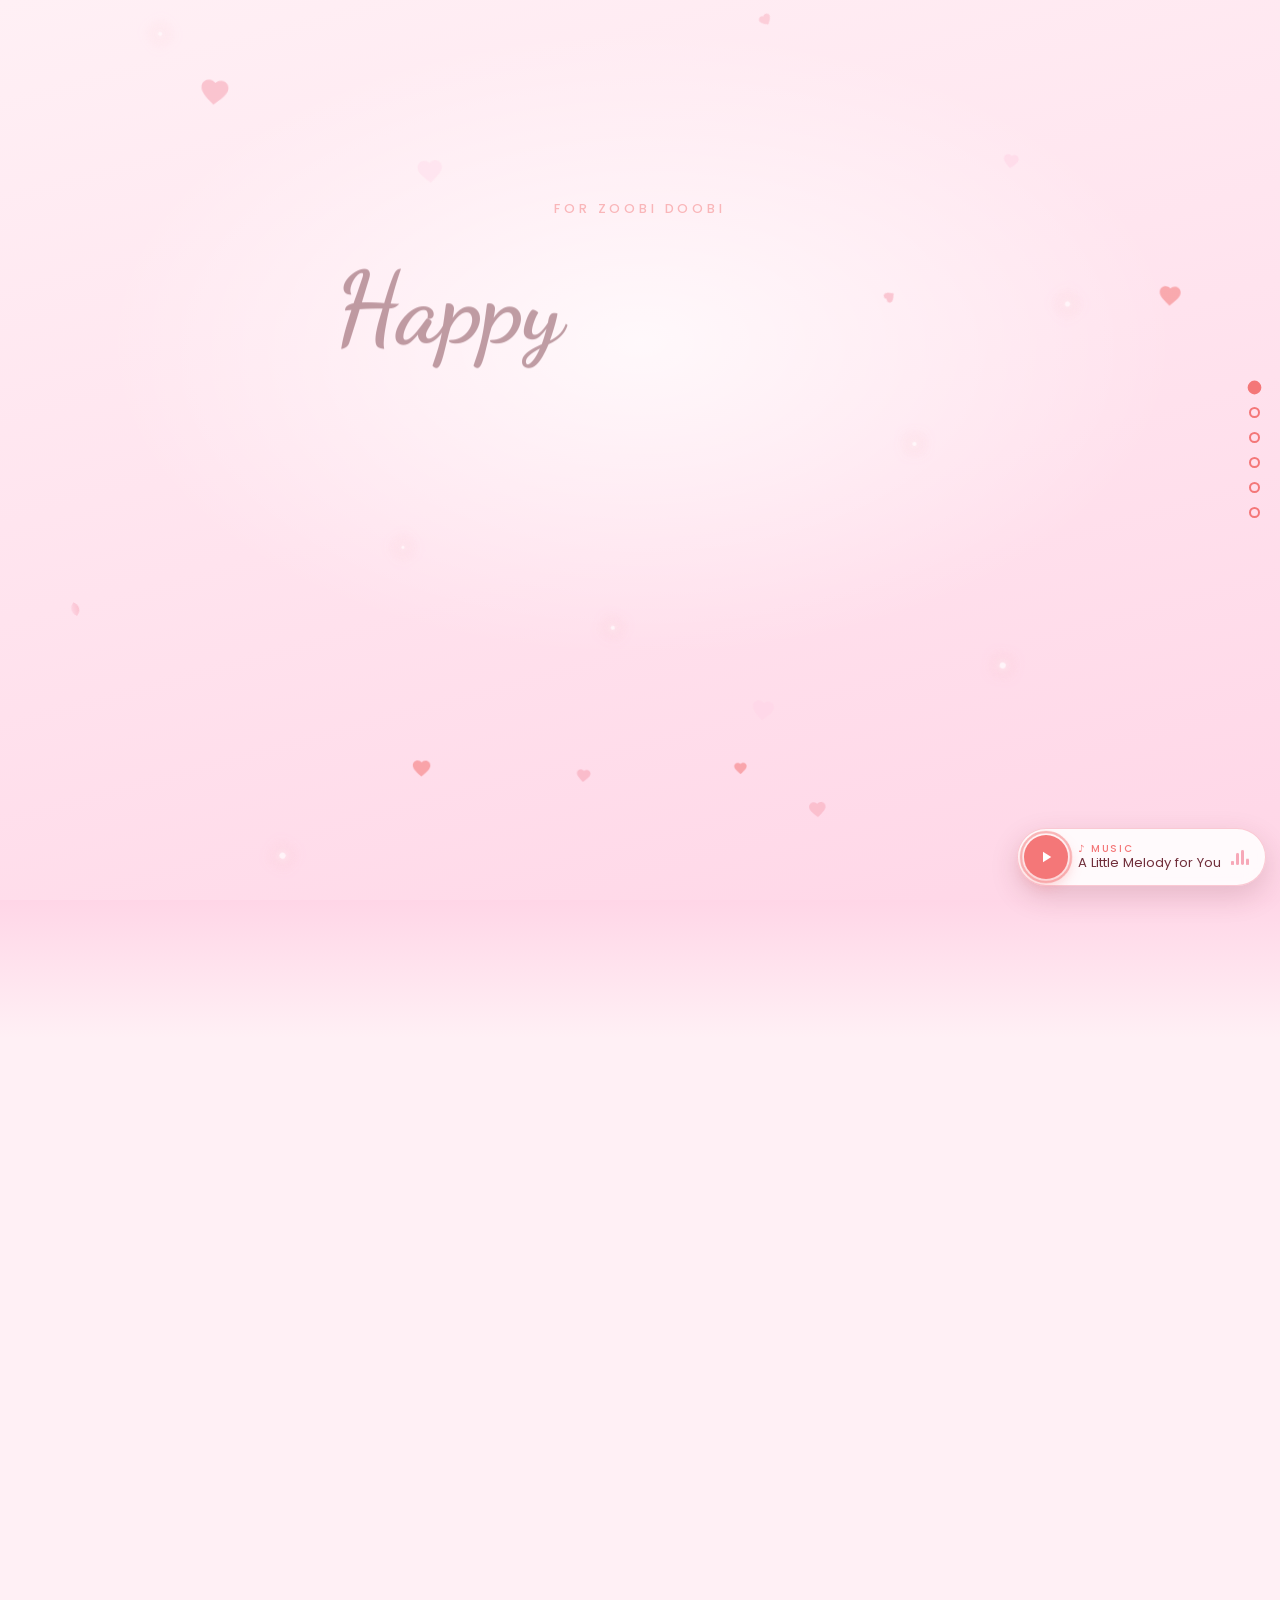
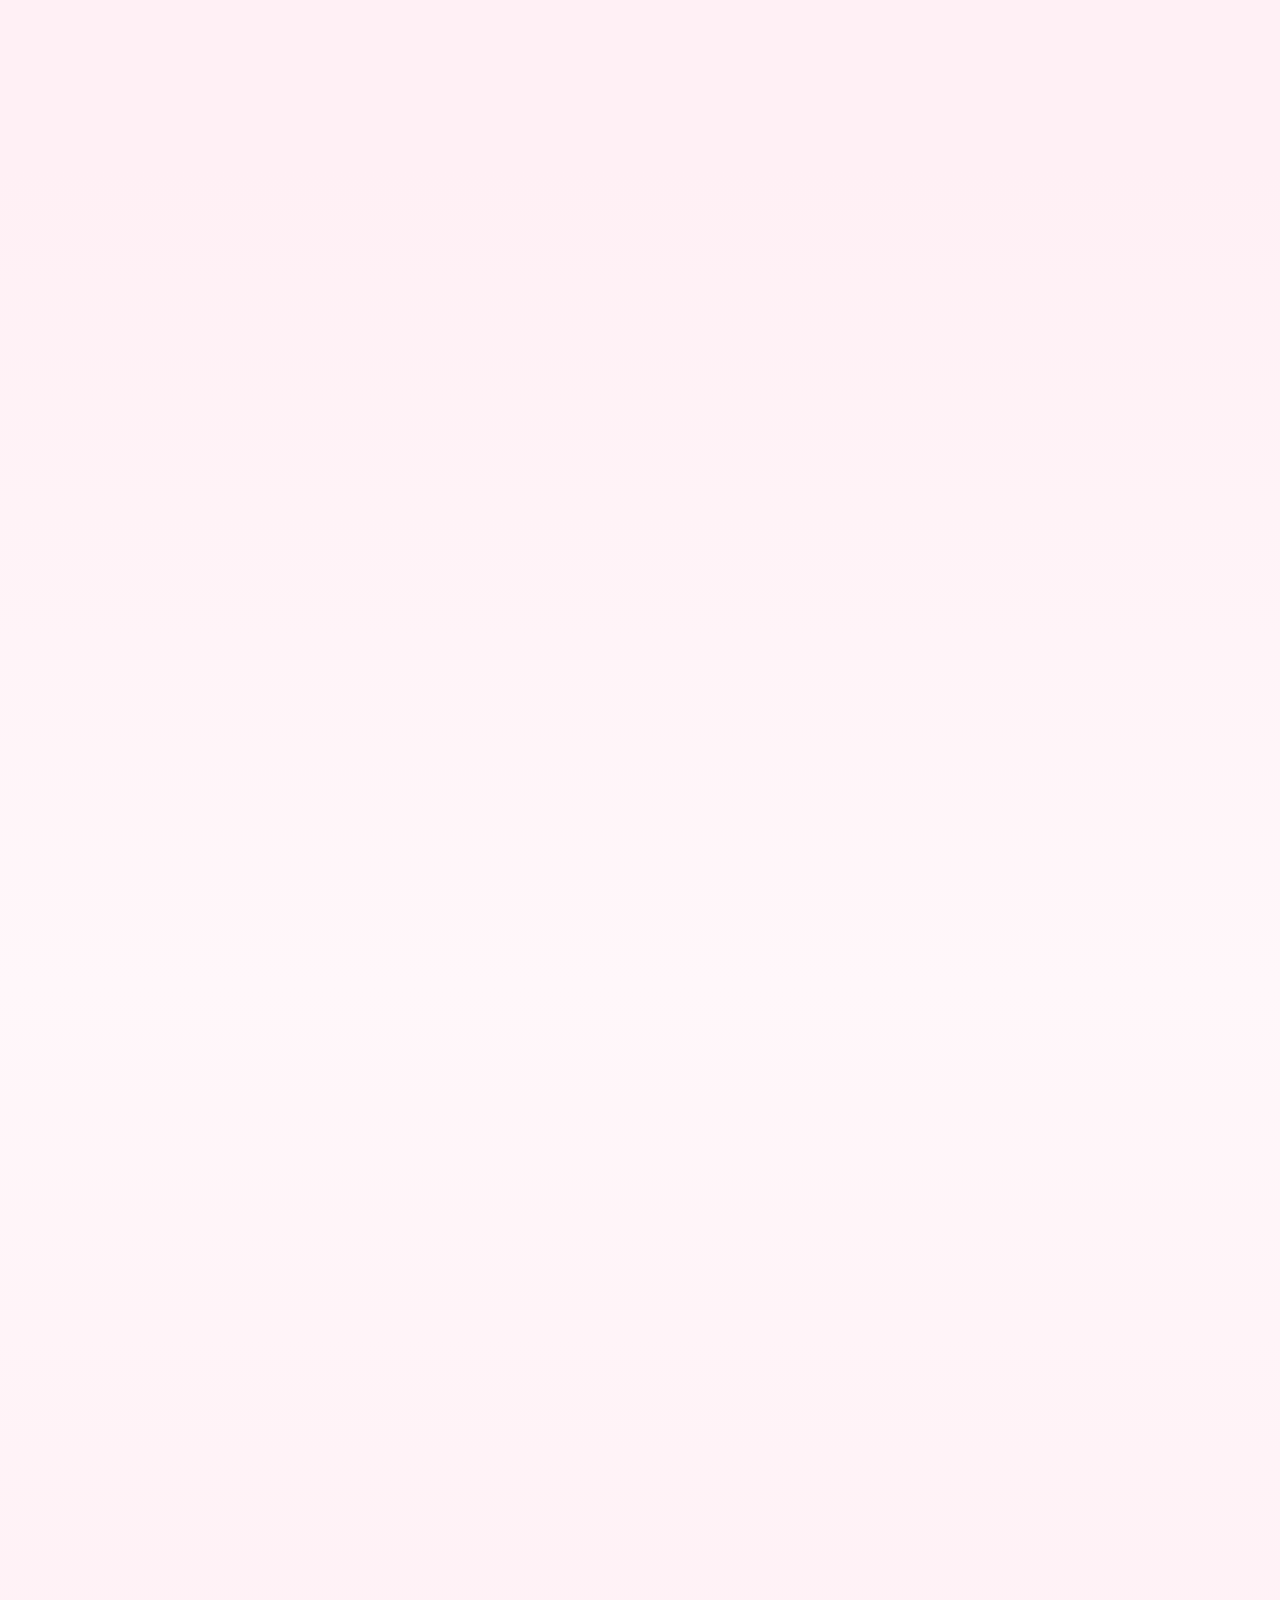
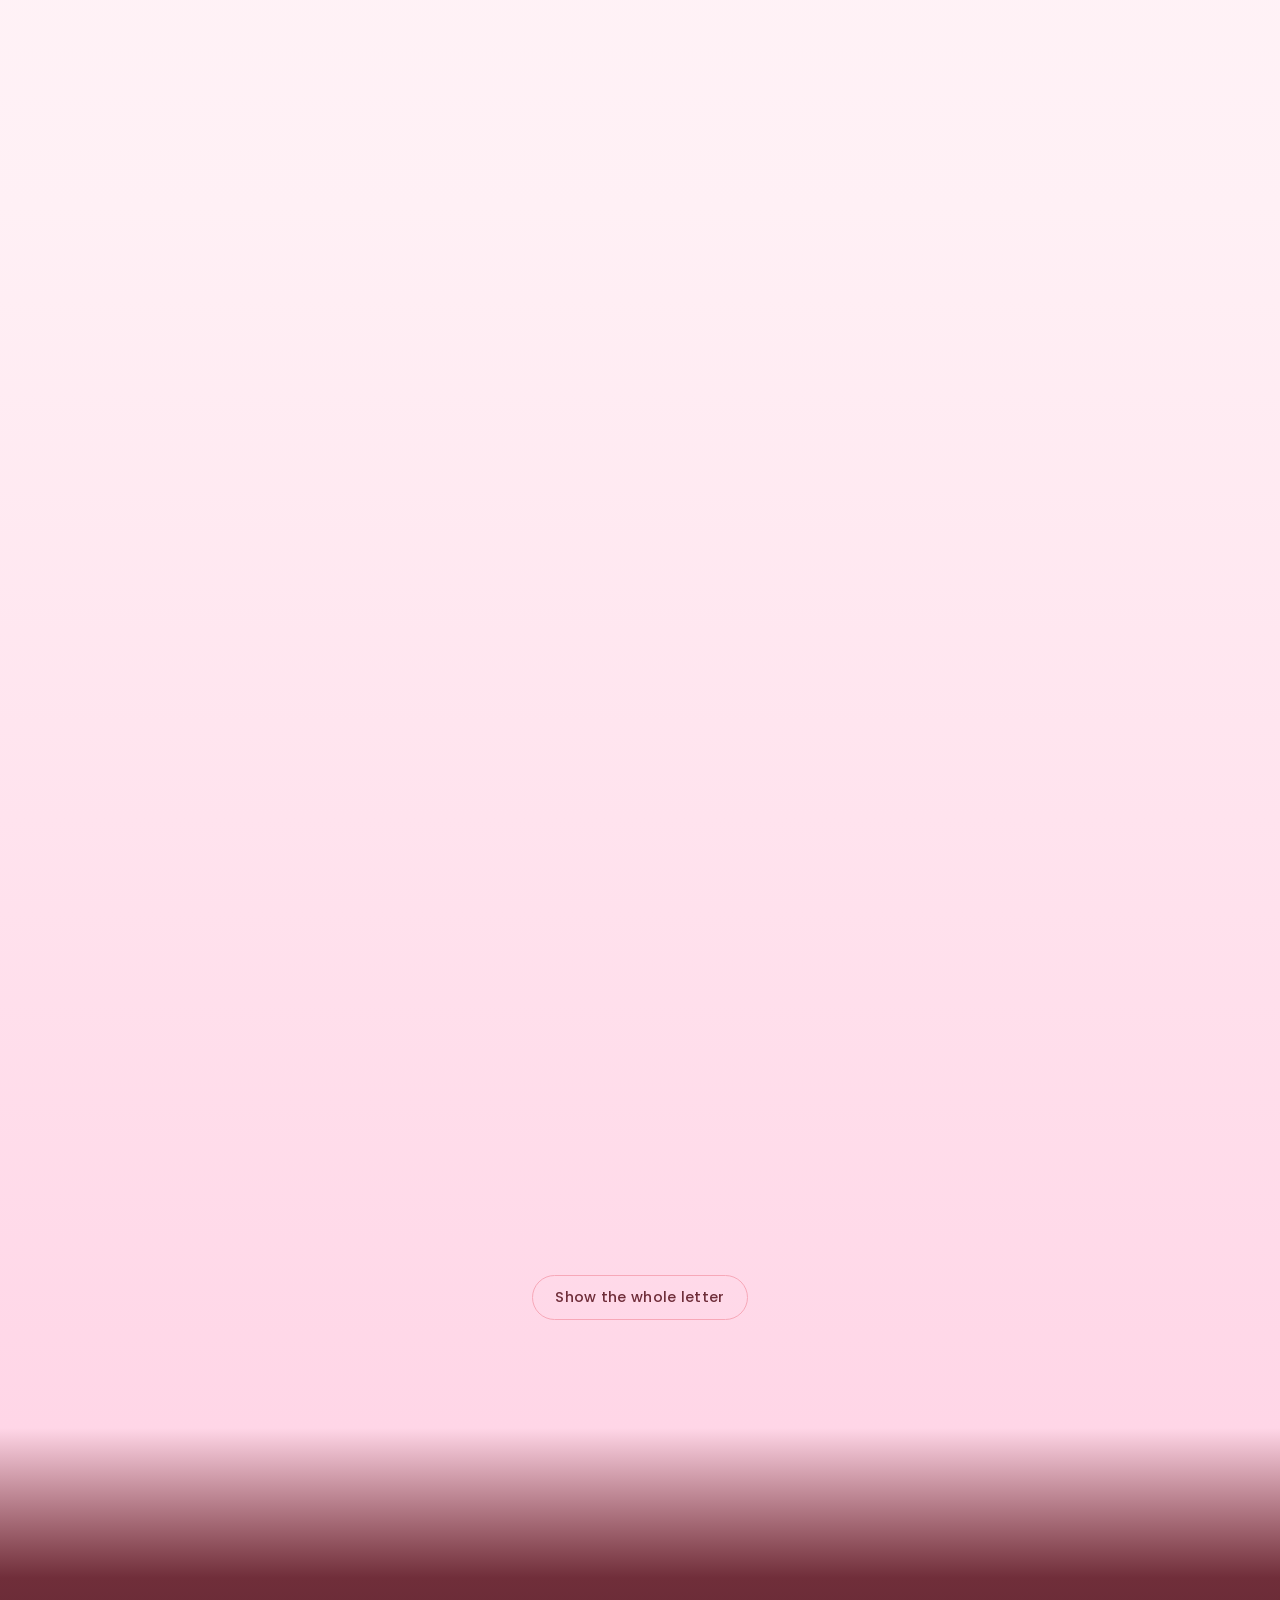
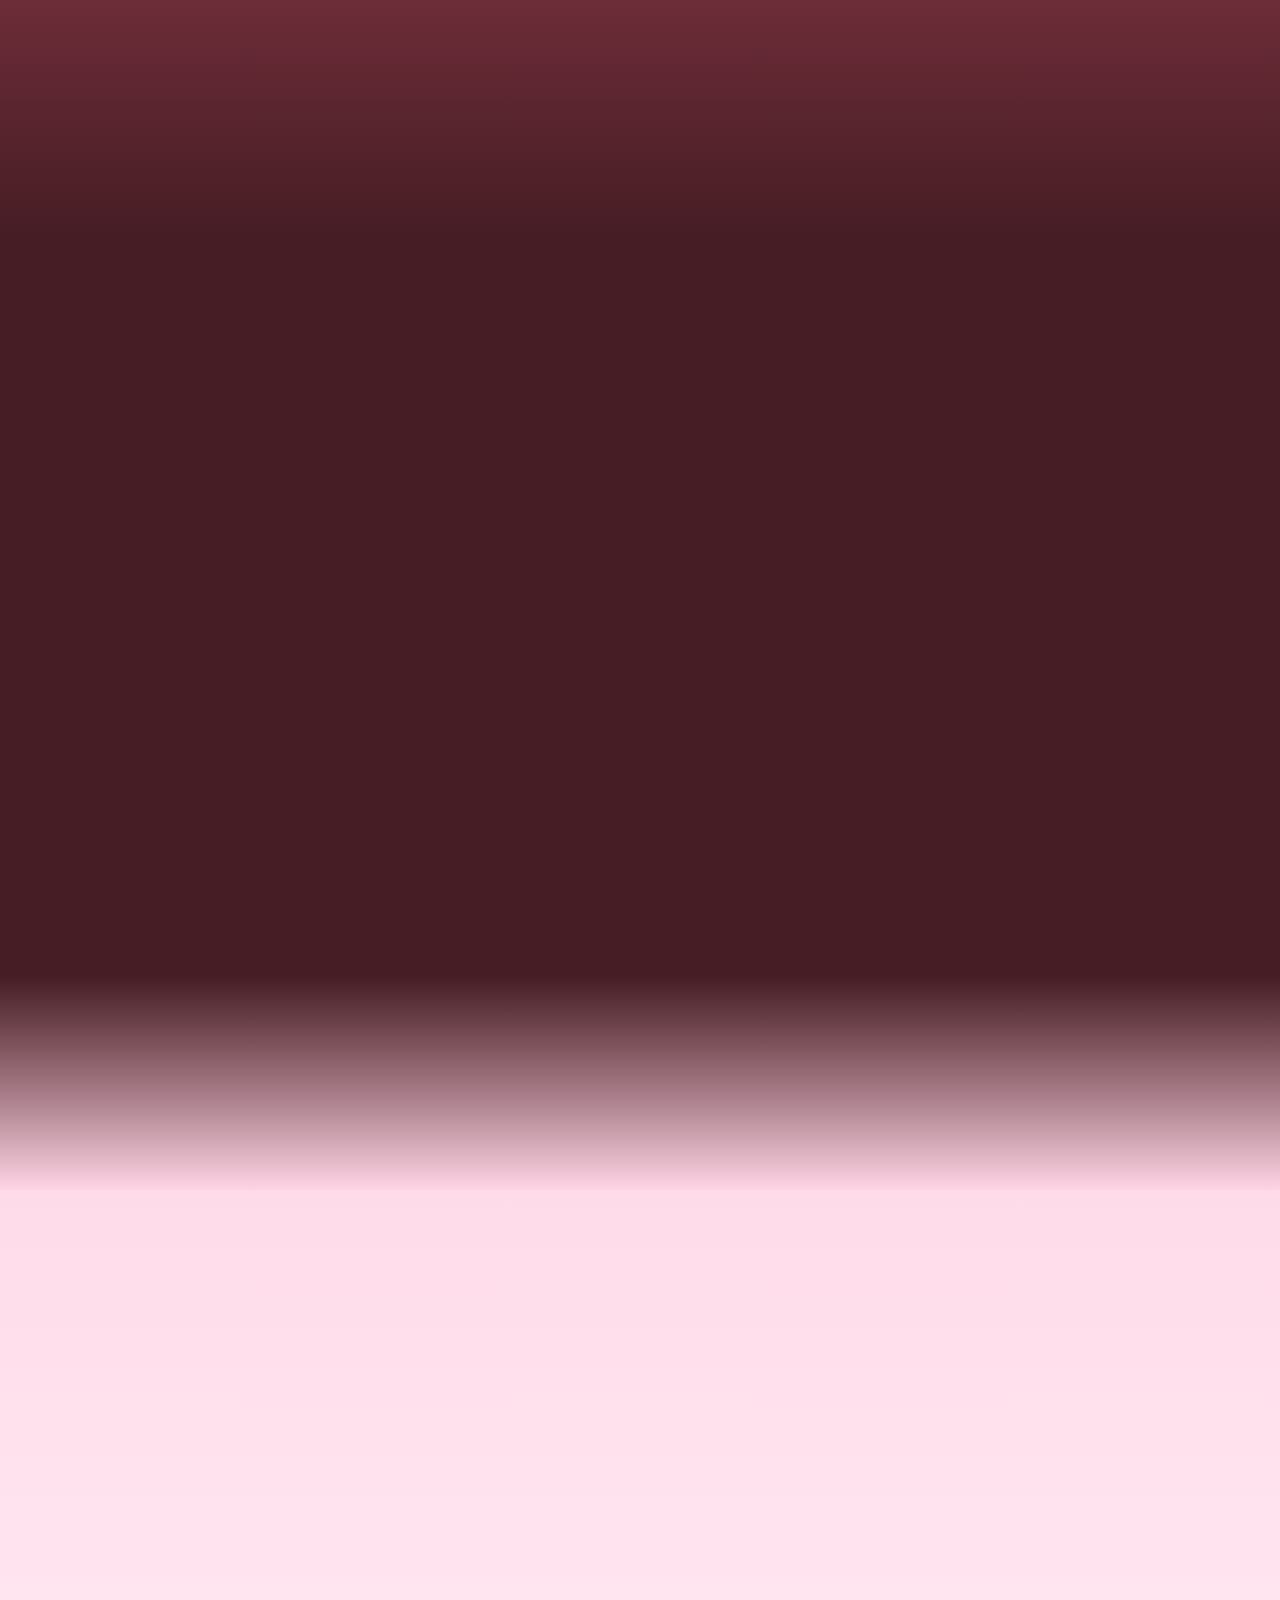
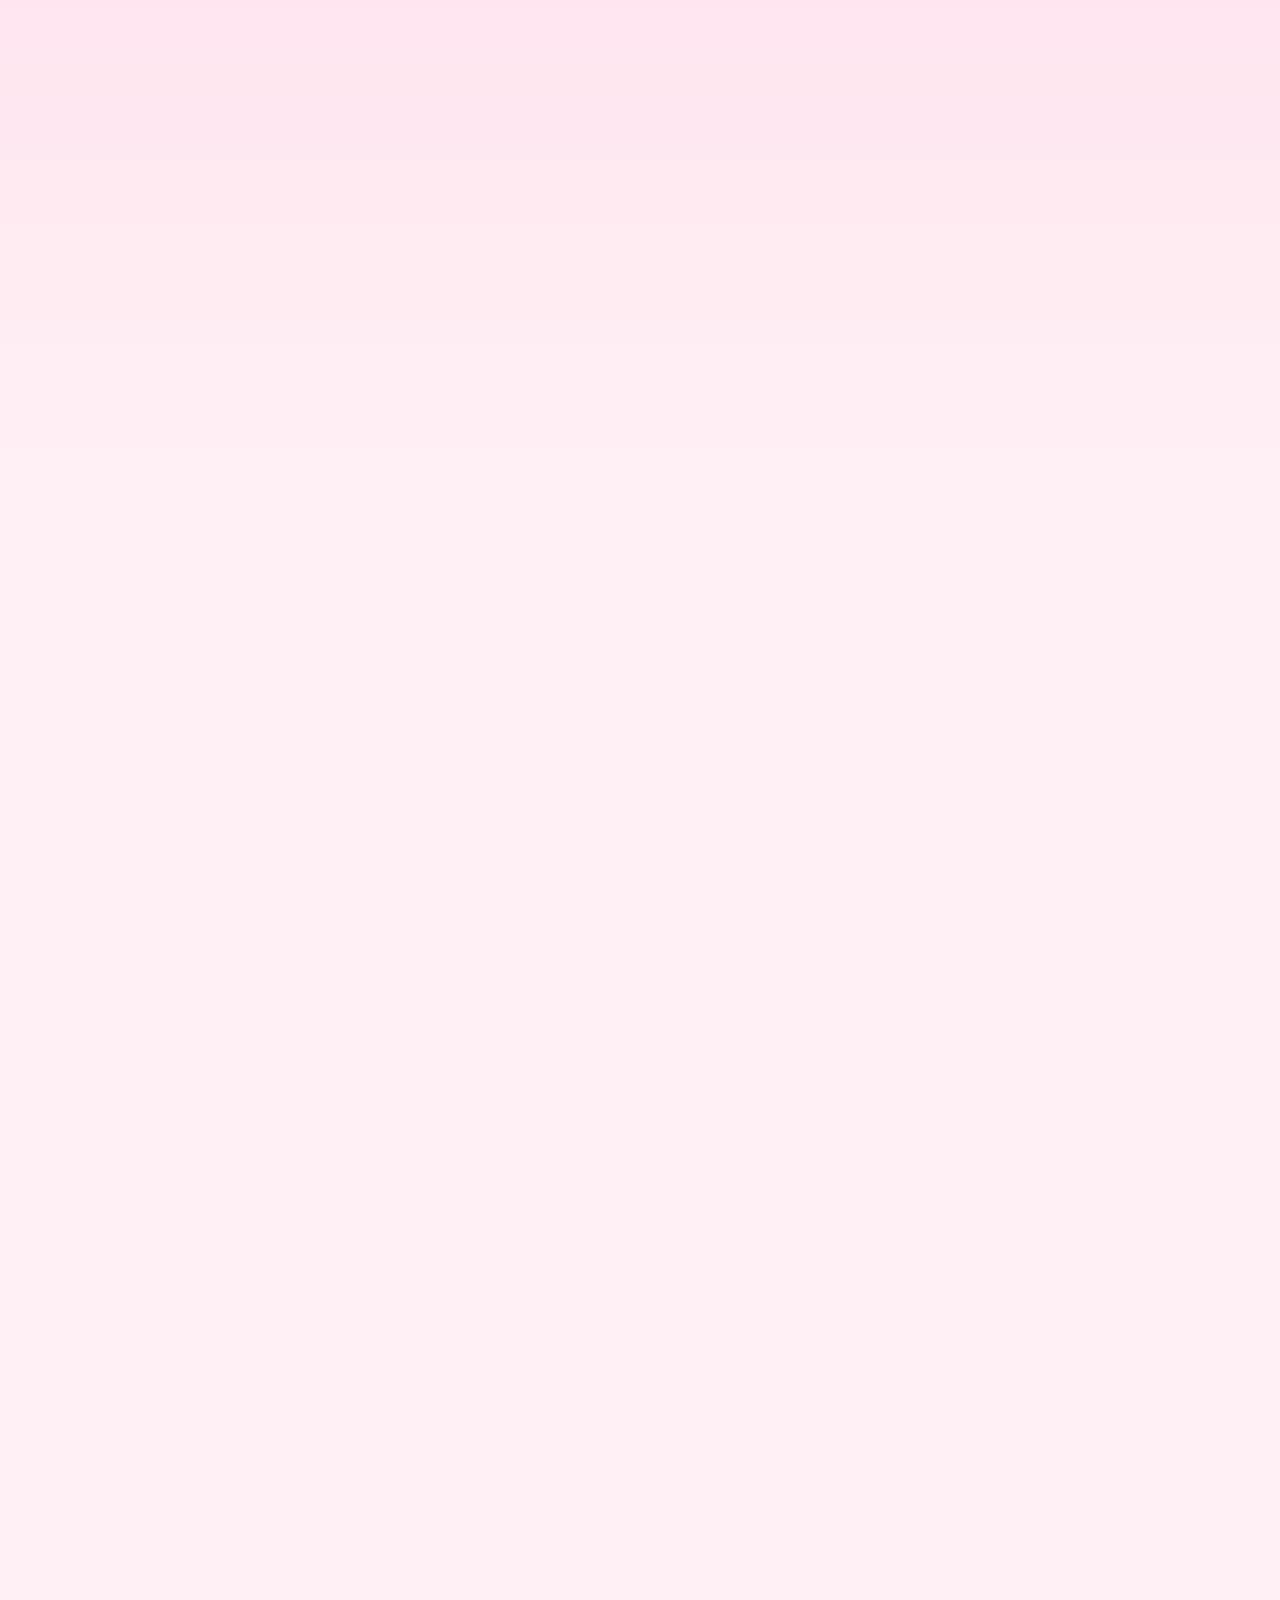
<file: index.html>
<!DOCTYPE html>
<html lang="en">
  <head>
    <meta charset="UTF-8" />
    <meta http-equiv="refresh" content="0; url=./birthday-surprise/" />
    <meta name="viewport" content="width=device-width, initial-scale=1.0" />
    <title>Birthday Surprise</title>
    <style>
      :root {
        --bg: #fff7fb;
        --card: #ffffff;
        --text: #2b1b2a;
        --muted: #6d5369;
        --border: #f3d9e8;
        --accent: #f47778;
      }
      * { box-sizing: border-box; }
      body {
        margin: 0;
        min-height: 100vh;
        display: grid;
        place-items: center;
        background: radial-gradient(circle at top, #fff8fb 0%, #ffe9f4 40%, #fdf2f8 100%);
        font-family: Arial, Helvetica, sans-serif;
        color: var(--text);
      }
      .card {
        width: min(90vw, 520px);
        background: rgba(255,255,255,0.84);
        border: 1px solid var(--border);
        border-radius: 20px;
        box-shadow: 0 18px 60px rgba(214, 111, 154, 0.12);
        padding: 2rem 1.5rem;
        text-align: center;
      }
      .dot {
        display: inline-block;
        width: 14px;
        height: 14px;
        margin: 0 4px;
        background: var(--accent);
        border-radius: 50%;
        animation: pulse 1.2s ease-in-out infinite;
      }
      .dot:nth-child(2) { animation-delay: 0.2s; }
      .dot:nth-child(3) { animation-delay: 0.4s; }
      @keyframes pulse {
        0%, 100% { transform: scale(0.8); opacity: 0.7; }
        50% { transform: scale(1.15); opacity: 1; }
      }
      a {
        color: var(--accent);
        text-decoration: none;
        font-weight: 700;
      }
      p { color: var(--muted); }
    </style>
  </head>
  <body>
    <main class="card" aria-live="polite">
      <div aria-hidden="true" style="display:flex; justify-content:center; margin-bottom: 0.7rem;">
        <span class="dot"></span>
        <span class="dot"></span>
        <span class="dot"></span>
      </div>
      <h1>Loading your surprise...</h1>
      <p>If you are not redirected automatically, <a href="./birthday-surprise/">click here</a>.</p>
    </main>
  </body>
</html>
</file>
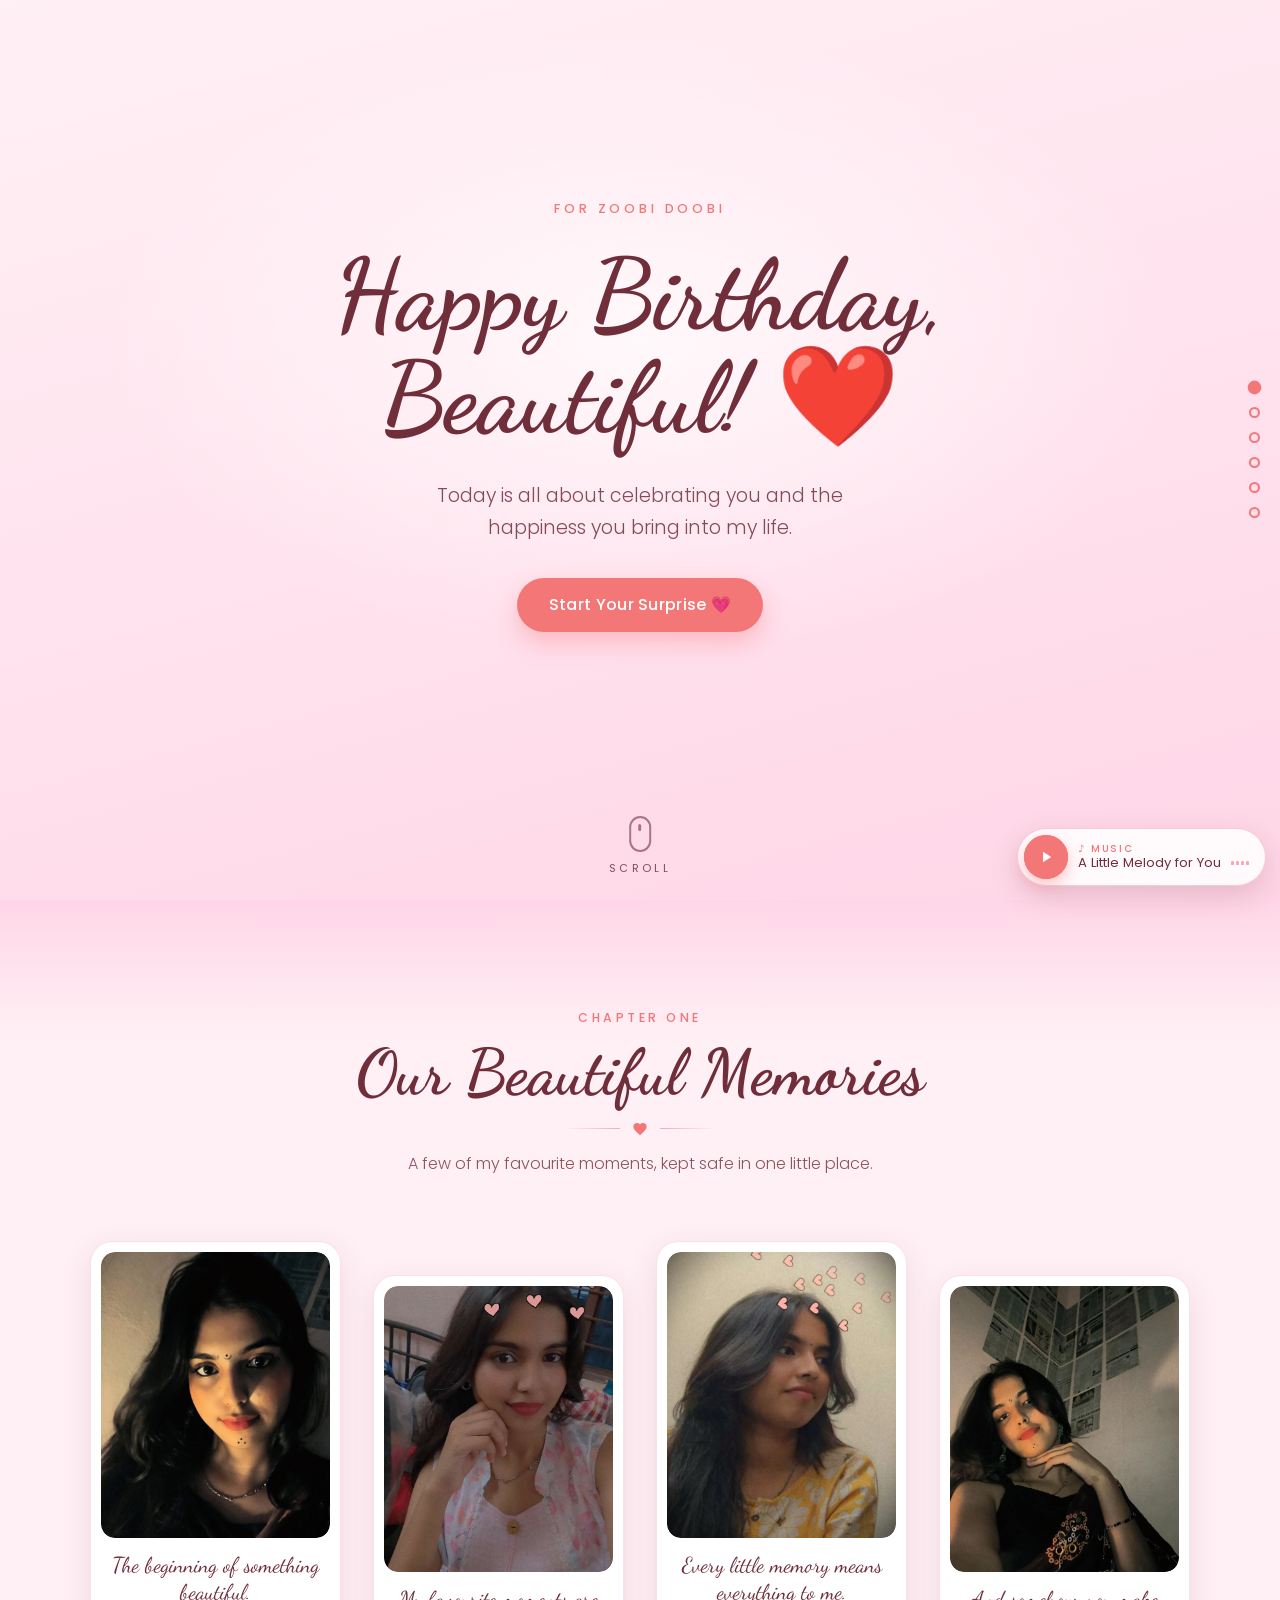
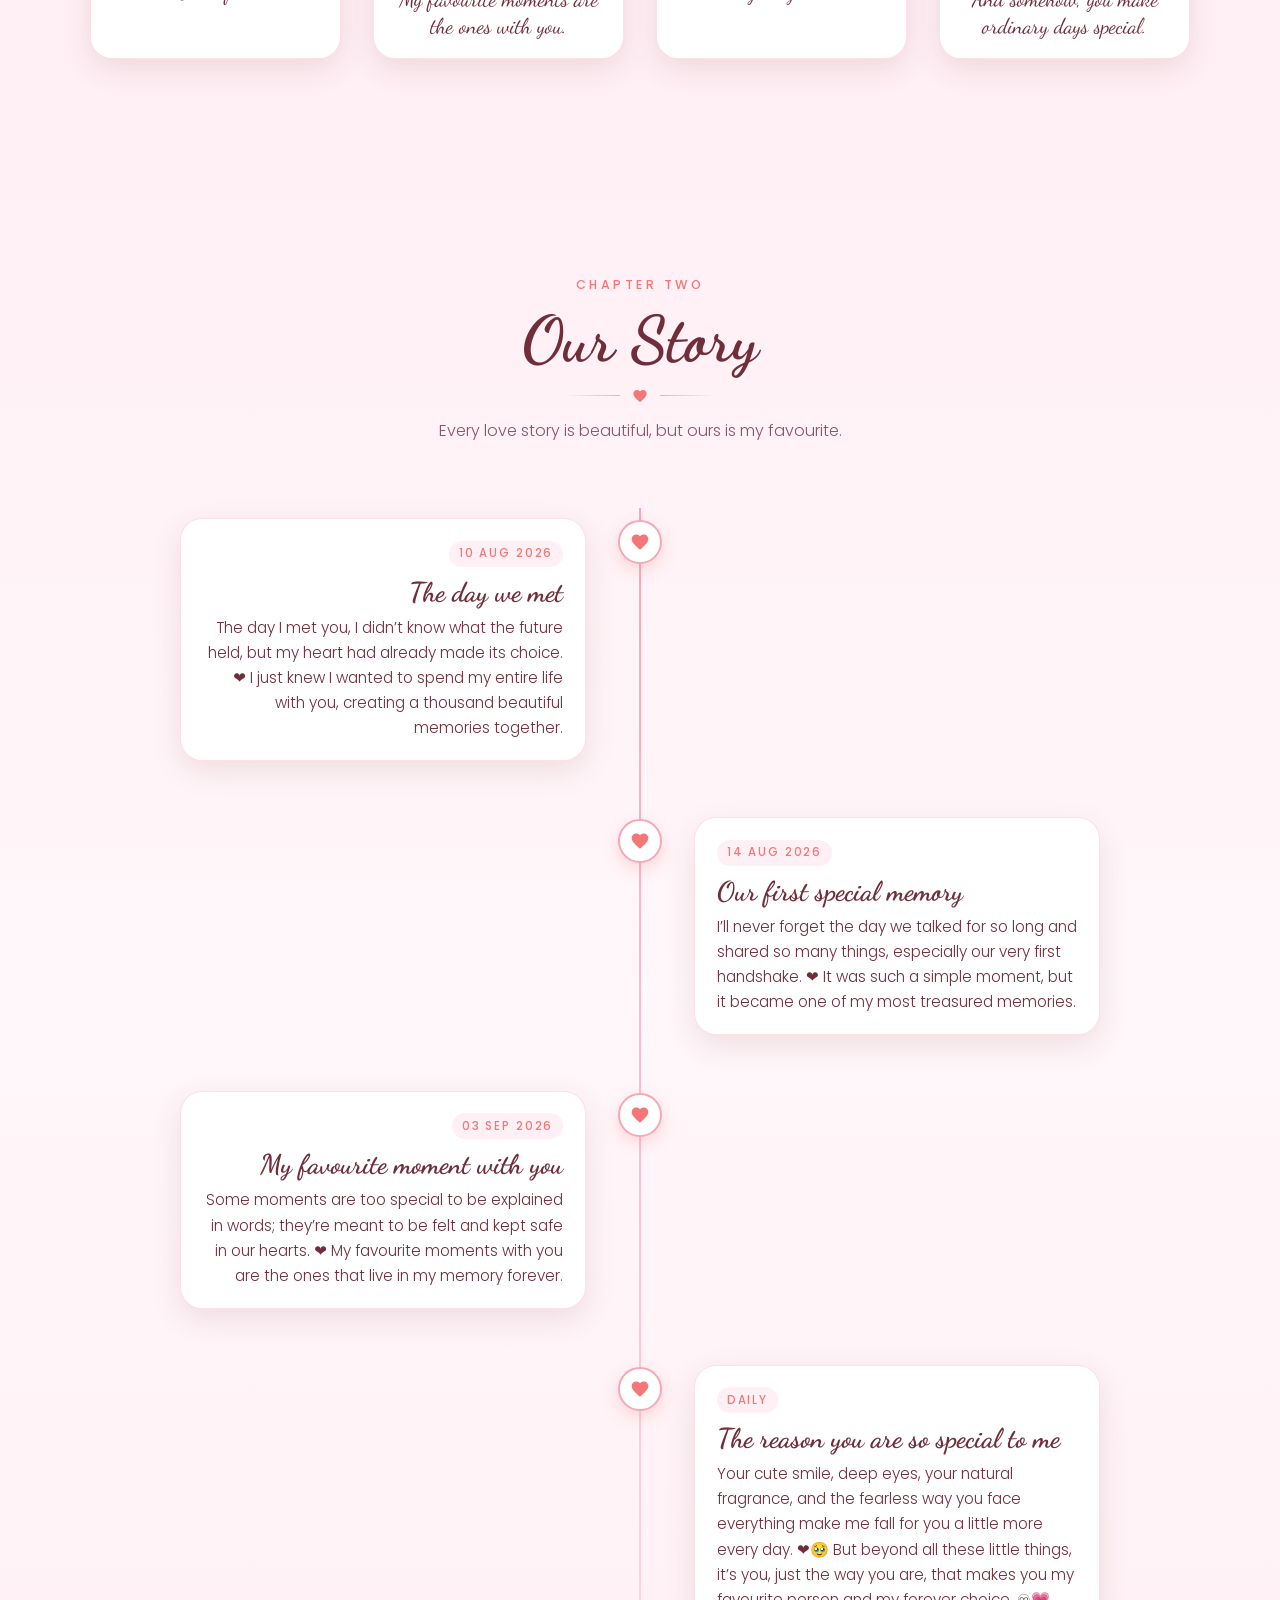
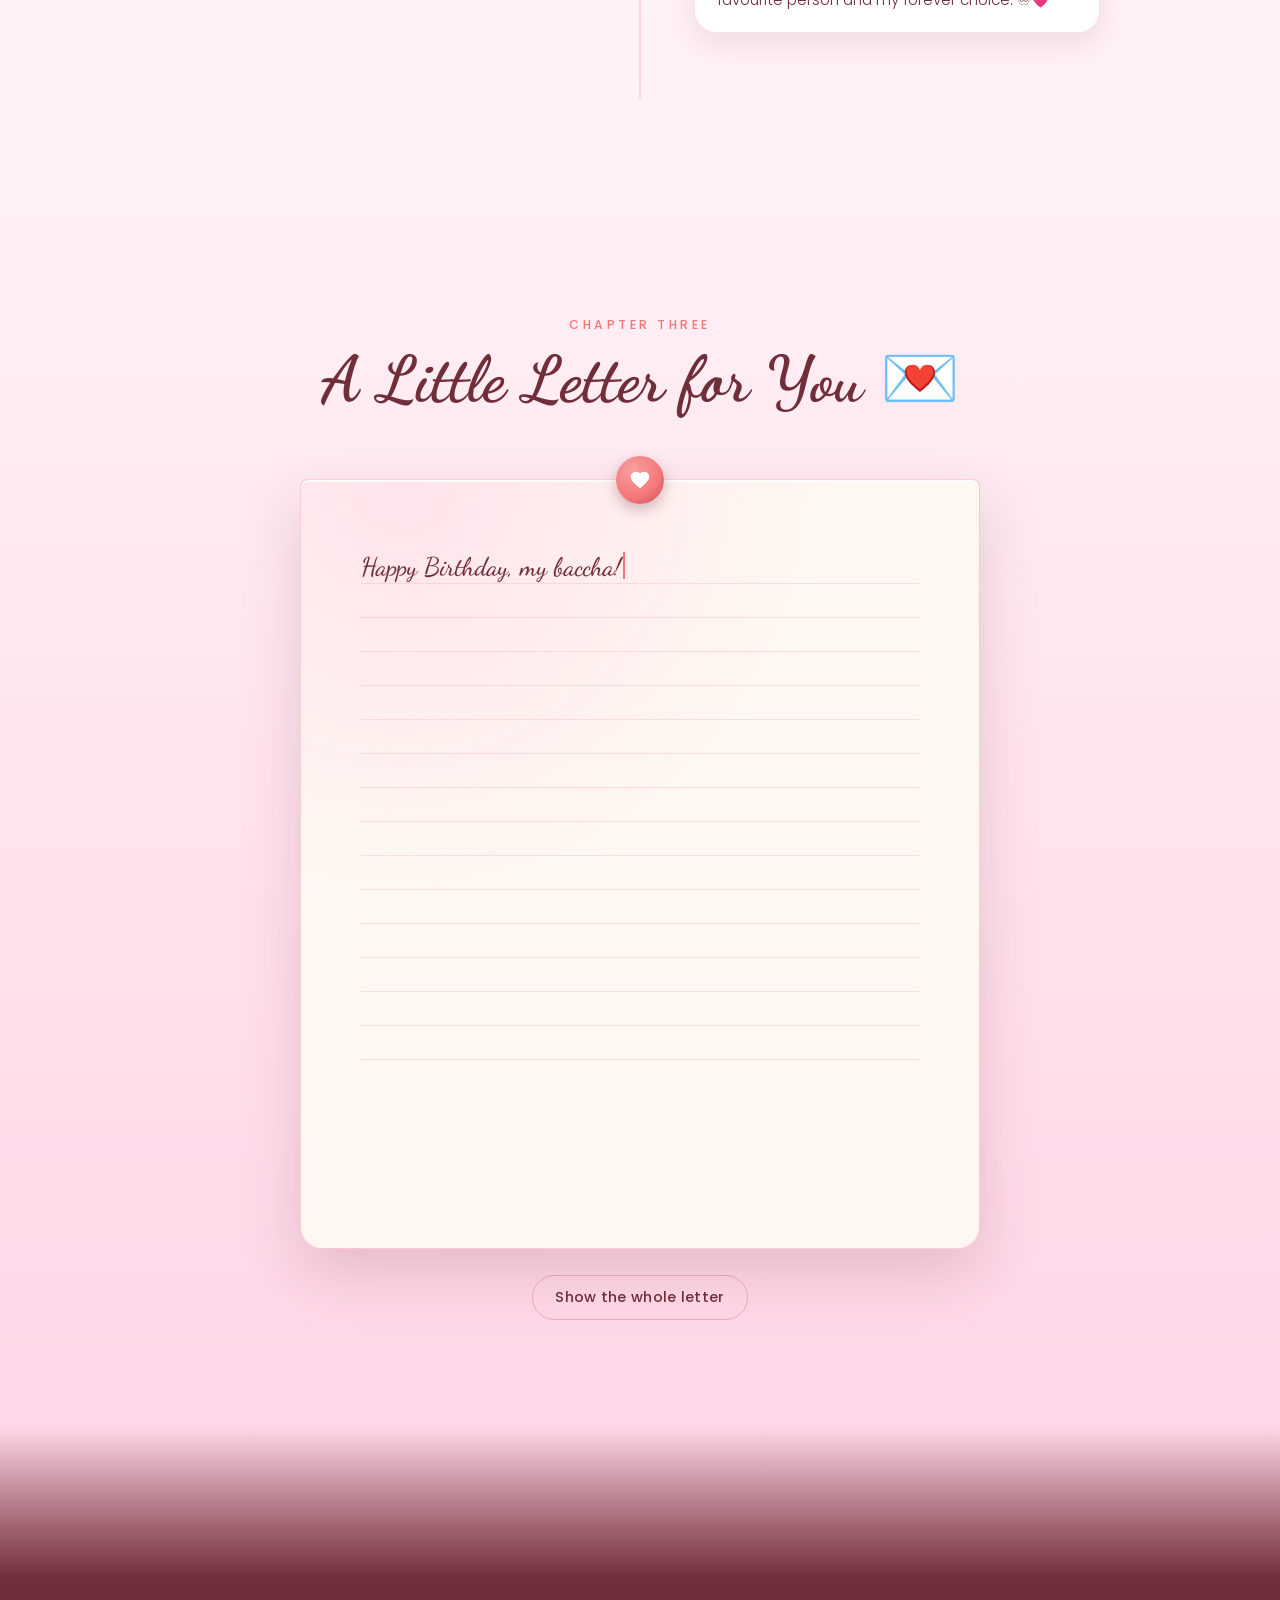
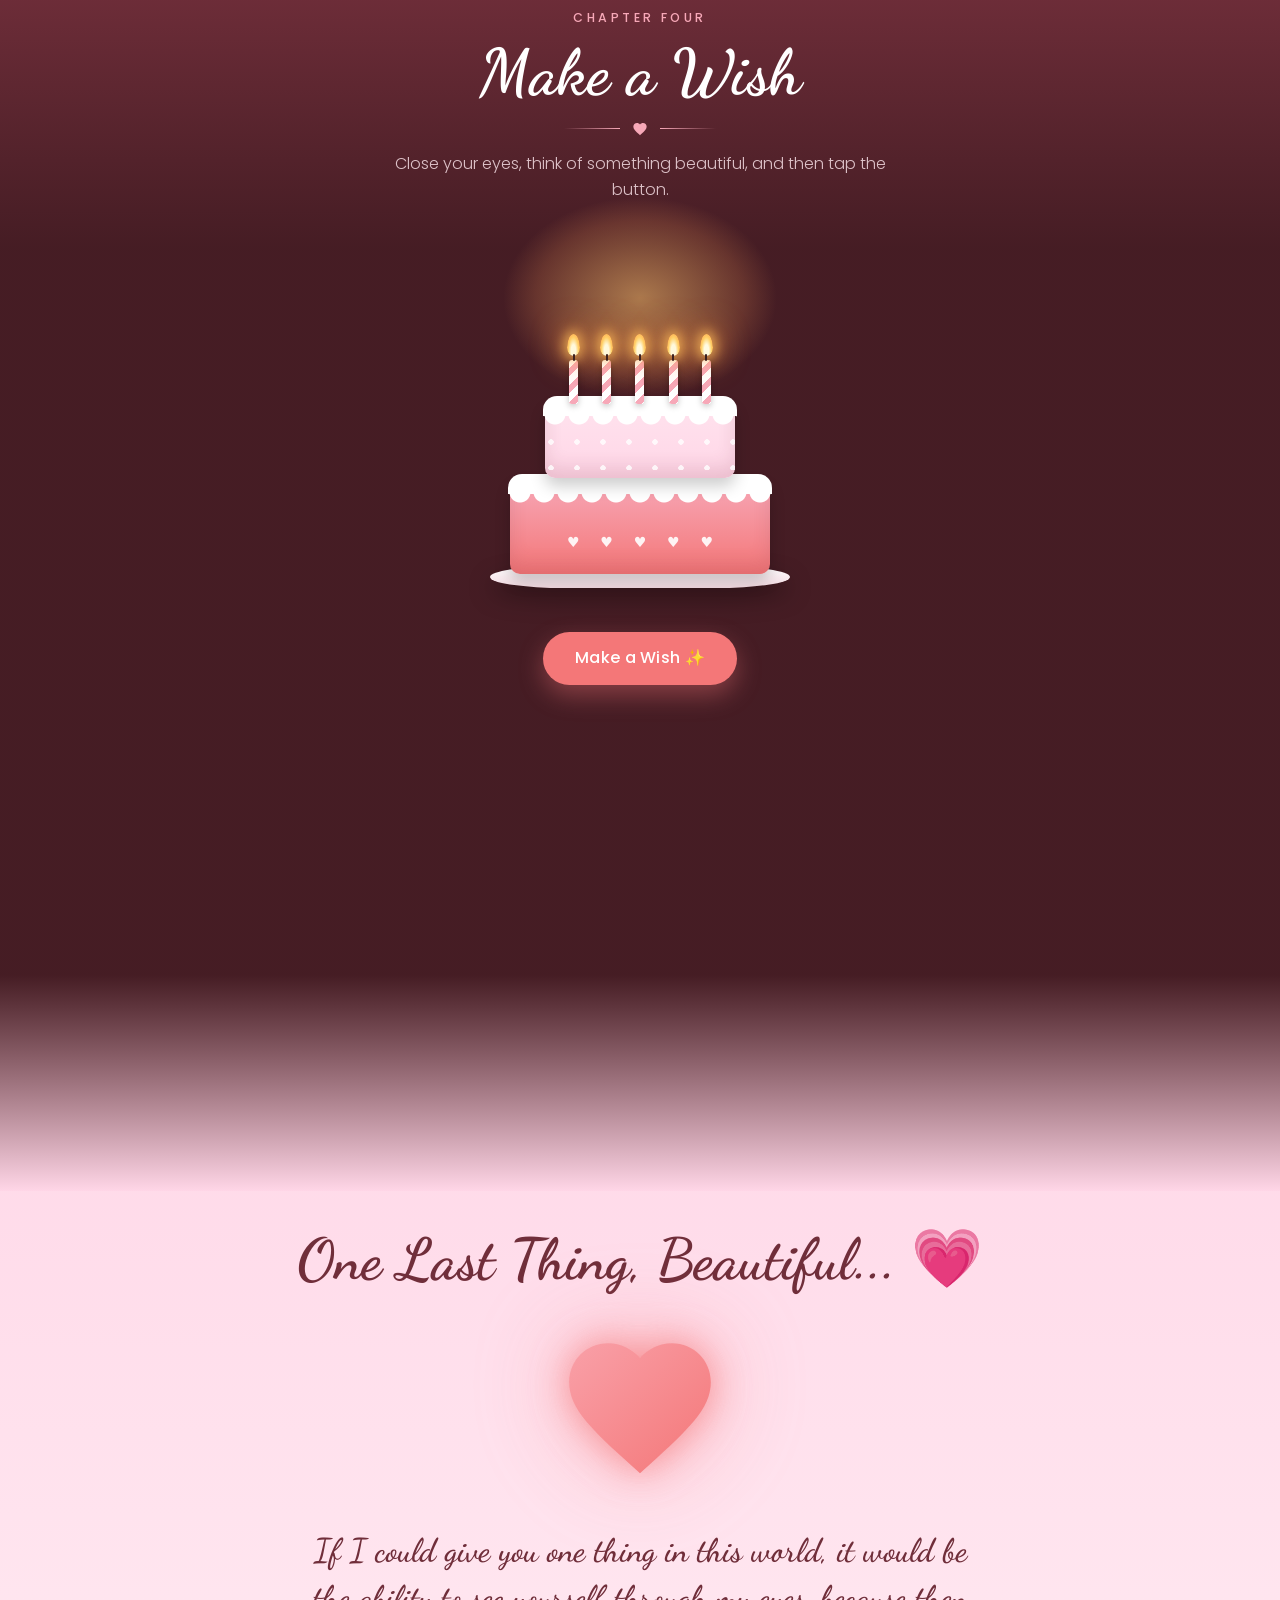
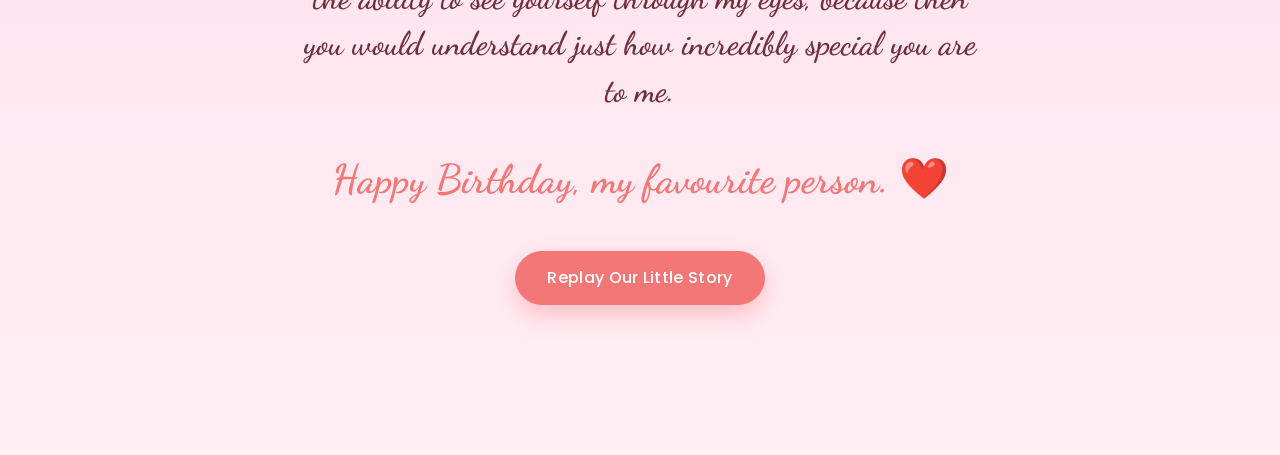
<file: birthday-surprise/index.html>
<!DOCTYPE html>
<html lang="en">
<head>
  <meta charset="utf-8">
  <meta name="viewport" content="width=device-width, initial-scale=1, viewport-fit=cover">
  <title>A Birthday Surprise, Just for You ❤️ My Zoobi Doobi</title>
  <meta name="description" content="A little birthday surprise, made with love.">
  <meta name="theme-color" content="#FFD6E7">
  <meta name="robots" content="noindex, nofollow">
  <meta property="og:title" content="A Birthday Surprise, Just for You ❤️ My Zoobi Doobi">
  <meta property="og:description" content="Tap to open your little surprise.">
  <meta property="og:type" content="website">
  <link rel="icon" href="data:image/svg+xml,%3Csvg xmlns='http://www.w3.org/2000/svg' viewBox='0 0 24 24'%3E%3Cpath fill='%23F47778' d='M12 21.35l-1.45-1.32C5.4 15.36 2 12.28 2 8.5 2 5.42 4.42 3 7.5 3c1.74 0 3.41.81 4.5 2.09C13.09 3.81 14.76 3 16.5 3 19.58 3 22 5.42 22 8.5c0 3.78-3.4 6.86-8.55 11.54L12 21.35z'/%3E%3C/svg%3E">
  <link rel="preconnect" href="https://fonts.googleapis.com">
  <link rel="preconnect" href="https://fonts.gstatic.com" crossorigin>
  <link href="https://fonts.googleapis.com/css2?family=Dancing+Script:wght@500;600;700&family=Poppins:wght@300;400;500;600&display=swap" rel="stylesheet">
  <script>document.documentElement.classList.add('js');</script>
  <link rel="stylesheet" href="css/style.css">
</head>
<body>

  <!-- Shared SVG sprite -->
  <svg width="0" height="0" style="position:absolute" aria-hidden="true" focusable="false">
    <defs>
      <linearGradient id="hg" x1="0" y1="0" x2="1" y2="1">
        <stop offset="0" stop-color="#F9A0A8"/>
        <stop offset="1" stop-color="#F47778"/>
      </linearGradient>
    </defs>
    <symbol id="i-heart" viewBox="0 0 24 24"><path fill="currentColor" d="M12 21.35l-1.45-1.32C5.4 15.36 2 12.28 2 8.5 2 5.42 4.42 3 7.5 3c1.74 0 3.41.81 4.5 2.09C13.09 3.81 14.76 3 16.5 3 19.58 3 22 5.42 22 8.5c0 3.78-3.4 6.86-8.55 11.54L12 21.35z"/></symbol>
    <symbol id="i-heart-grad" viewBox="0 0 24 24"><path fill="url(#hg)" d="M12 21.35l-1.45-1.32C5.4 15.36 2 12.28 2 8.5 2 5.42 4.42 3 7.5 3c1.74 0 3.41.81 4.5 2.09C13.09 3.81 14.76 3 16.5 3 19.58 3 22 5.42 22 8.5c0 3.78-3.4 6.86-8.55 11.54L12 21.35z"/></symbol>
  </svg>

  <a class="skip-link" href="#memories">Skip to the photos</a>

  <div class="ambient" id="ambient" aria-hidden="true"></div>
  <canvas id="fx" aria-hidden="true"></canvas>

  <nav class="dots" aria-label="Sections">
    <a href="#hero" aria-label="Opening" title="Opening"></a>
    <a href="#memories" aria-label="Memories" title="Memories"></a>
    <a href="#story" aria-label="Our story" title="Our story"></a>
    <a href="#letter" aria-label="Letter" title="Letter"></a>
    <a href="#cake" aria-label="Cake" title="Cake"></a>
    <a href="#final" aria-label="Finale" title="Finale"></a>
  </nav>

  <!-- Music player (fixed) -->
  <div class="player" id="player" role="group" aria-label="Music player">
    <button class="player-btn" id="music-toggle" type="button" aria-label="Play music" aria-pressed="false">
      <svg class="ic-play" viewBox="0 0 24 24" aria-hidden="true"><path fill="currentColor" d="M8 5v14l11-7z"/></svg>
      <svg class="ic-pause" viewBox="0 0 24 24" aria-hidden="true"><path fill="currentColor" d="M6 5h4v14H6zm8 0h4v14h-4z"/></svg>
    </button>
    <div class="player-meta">
      <span class="player-label"><span aria-hidden="true">♪</span> Music</span>
      <span class="player-title" id="music-title">A Little Melody for You</span>
    </div>
    <span class="eq" aria-hidden="true"><i></i><i></i><i></i><i></i></span>
    <audio id="bgm" loop preload="none"></audio>
  </div>

  <main>

    <!-- 1. HERO -->
    <section class="hero" id="hero" aria-labelledby="hero-title">
      <div class="hero-hearts" id="hero-hearts" aria-hidden="true"></div>
      <div class="hero-inner">
        <p class="hero-eyebrow" data-bind="hero.eyebrow">For [ZOOBI DOOBI]</p>
        <h1 class="hero-title" id="hero-title">Happy Birthday, Beautiful! ❤️</h1>
        <p class="hero-sub" data-bind="hero.subtitle">Today is all about celebrating you and the happiness you bring into my life.</p>
        <div class="hero-cta">
          <button class="btn" id="start-btn" type="button" data-bind="hero.button">Start Your Surprise 💗</button>
        </div>
      </div>
      <a class="scroll-hint" id="scroll-hint" href="#memories" aria-label="Scroll down to start the surprise">
        <span class="scroll-hint-inner"><span class="mouse"></span><span>Scroll</span></span>
      </a>
    </section>

    <!-- 2. MEMORIES -->
    <section class="section memories" id="memories" aria-labelledby="memories-title">
      <div class="section-inner">
        <header class="section-head reveal">
          <p class="section-eyebrow" data-bind="memories.eyebrow">Chapter One</p>
          <h2 class="section-title" id="memories-title" data-bind="memories.title">Our Beautiful Memories</h2>
          <div class="ornament" aria-hidden="true"><span></span><svg viewBox="0 0 24 24"><use href="#i-heart"/></svg><span></span></div>
          <p class="section-sub" data-bind="memories.subtitle"></p>
        </header>
        <div class="gallery" id="gallery"></div>
      </div>
    </section>

    <!-- 3. STORY -->
    <section class="section story" id="story" aria-labelledby="story-title">
      <div class="section-inner">
        <header class="section-head reveal">
          <p class="section-eyebrow" data-bind="story.eyebrow">Chapter Two</p>
          <h2 class="section-title" id="story-title" data-bind="story.title">Our Story</h2>
          <div class="ornament" aria-hidden="true"><span></span><svg viewBox="0 0 24 24"><use href="#i-heart"/></svg><span></span></div>
          <p class="section-sub" data-bind="story.subtitle"></p>
        </header>
        <ol class="timeline" id="timeline" data-reveal></ol>
      </div>
    </section>

    <!-- 4. LETTER -->
    <section class="section letter-section" id="letter" aria-labelledby="letter-title">
      <div class="section-inner">
        <header class="section-head reveal">
          <p class="section-eyebrow" data-bind="letter.eyebrow">Chapter Three</p>
          <h2 class="section-title" id="letter-title" data-bind="letter.heading">A Little Letter for You 💌</h2>
        </header>
        <article class="paper reveal" id="paper">
          <span class="seal" aria-hidden="true"><svg viewBox="0 0 24 24"><use href="#i-heart"/></svg></span>
          <div class="letter-body">
            <div class="letter-ghost" id="letter-ghost" aria-hidden="true"></div>
            <div class="letter-typed" id="letter-typed" aria-hidden="true"></div>
            <div class="sr-only" id="letter-sr"></div>
          </div>
          <p class="letter-sign" id="letter-sign"></p>
          <div class="letter-heart" id="letter-heart" aria-hidden="true"><svg viewBox="0 0 24 24"><use href="#i-heart-grad"/></svg></div>
        </article>
        <div class="letter-actions" id="letter-actions">
          <button class="btn btn-ghost" id="skip-letter" type="button" data-bind="letter.skipButton">Show the whole letter</button>
        </div>
      </div>
    </section>

    <!-- 5. CAKE -->
    <section class="section cake-section" id="cake" aria-labelledby="cake-title">
      <div class="section-inner">
        <header class="section-head reveal">
          <p class="section-eyebrow" data-bind="cake.eyebrow">Chapter Four</p>
          <h2 class="section-title" id="cake-title" data-bind="cake.title">Make a Wish</h2>
          <div class="ornament" aria-hidden="true"><span></span><svg viewBox="0 0 24 24"><use href="#i-heart"/></svg><span></span></div>
          <p class="section-sub" data-bind="cake.intro"></p>
        </header>

        <div class="cake-stage reveal" id="cake-stage" role="img" aria-label="A birthday cake with lit candles">
          <div class="cake-glow"></div>
          <div class="plate"></div>
          <div class="tier tier-bottom"><span class="tier-hearts" aria-hidden="true">♥ ♥ ♥ ♥ ♥</span></div>
          <div class="tier tier-top"><span class="sprinkles"></span></div>
          <div class="candles" id="candles"></div>
        </div>

        <div class="cake-actions reveal">
          <button class="btn" id="wish-btn" type="button" data-bind="cake.button">Make a Wish ✨</button>
        </div>
        <p class="cake-message" id="cake-message" role="status" aria-live="polite"></p>
      </div>
    </section>

    <!-- 6. FINAL -->
    <section class="section final" id="final" aria-labelledby="final-title">
      <div class="section-inner">
        <h2 class="final-title reveal" id="final-title" data-bind="final.title">One Last Thing, Beautiful... 💗</h2>
        <div class="glow-heart reveal" aria-hidden="true"><svg viewBox="0 0 24 24"><use href="#i-heart-grad"/></svg></div>
        <div class="final-words" id="final-words" data-reveal></div>
        <div class="final-actions reveal" id="final-actions">
          <button class="btn" id="replay-btn" type="button" data-bind="final.button">Replay Our Little Story</button>
        </div>
      </div>
    </section>

  </main>

  <!-- Photo viewer -->
  <dialog class="lightbox" id="lightbox" aria-label="Photo viewer">
    <figure class="lb-figure">
      <img id="lb-img" alt="">
      <figcaption id="lb-cap"></figcaption>
    </figure>
    <button class="lb-btn lb-close" id="lb-close" type="button" aria-label="Close photo" autofocus>
      <svg viewBox="0 0 24 24" aria-hidden="true" fill="none" stroke="currentColor" stroke-width="2.2" stroke-linecap="round"><path d="M6 6l12 12M18 6L6 18"/></svg>
    </button>
    <button class="lb-btn lb-prev" id="lb-prev" type="button" aria-label="Previous photo">
      <svg viewBox="0 0 24 24" aria-hidden="true" fill="none" stroke="currentColor" stroke-width="2.2" stroke-linecap="round" stroke-linejoin="round"><path d="M15 6l-6 6 6 6"/></svg>
    </button>
    <button class="lb-btn lb-next" id="lb-next" type="button" aria-label="Next photo">
      <svg viewBox="0 0 24 24" aria-hidden="true" fill="none" stroke="currentColor" stroke-width="2.2" stroke-linecap="round" stroke-linejoin="round"><path d="M9 6l6 6-6 6"/></svg>
    </button>
  </dialog>

  <script src="js/config.js"></script>
  <script src="js/script.js"></script>
</body>
</html>
</file>
<file: birthday-surprise/css/style.css>
/* =====================================================================
   Birthday Surprise — styles
   1 Tokens · 2 Base · 3 Shared · 4 Hero · 5 Memories · 6 Story
   7 Letter · 8 Cake · 9 Final · 10 Player/Nav/FX · 11 Keyframes
   12 Reduced motion
   ===================================================================== */

/* ===== 1. Tokens ===== */
:root {
  --bg: #FFF0F5;
  --soft-pink: #FFD6E7;
  --rose: #F7A8B8;
  --coral: #F47778;
  --burgundy: #702E3A;
  --white: #FFFFFF;
  --cream: #FFF8F1;
  --night: #4d1e2a;

  --font-script: 'Dancing Script', 'Segoe Script', 'Brush Script MT', cursive;
  --font-body: 'Poppins', system-ui, -apple-system, 'Segoe UI', Roboto, sans-serif;

  --radius: 22px;
  --shadow-soft: 0 10px 30px rgba(112, 46, 58, .12);
  --shadow-btn: 0 10px 24px rgba(244, 119, 120, .38);
  --ease: cubic-bezier(.22, .8, .3, 1);
  --gutter: clamp(18px, 5vw, 48px);
}
@supports (color: color-mix(in srgb, red, blue)) {
  :root { --night: color-mix(in srgb, var(--burgundy) 62%, #000); }
}

/* ===== 2. Base ===== */
*, *::before, *::after { box-sizing: border-box; }
html { scroll-behavior: smooth; -webkit-text-size-adjust: 100%; }
html.lock { overflow: hidden; }
body {
  margin: 0;
  font-family: var(--font-body);
  font-weight: 400;
  line-height: 1.65;
  color: var(--burgundy);
  background: var(--bg);
  overflow-x: hidden;
  -webkit-font-smoothing: antialiased;
}
img { max-width: 100%; display: block; }
button { font: inherit; cursor: pointer; -webkit-tap-highlight-color: transparent; }
[hidden] { display: none !important; }
:focus-visible { outline: 3px solid var(--burgundy); outline-offset: 3px; }

.sr-only {
  position: absolute; width: 1px; height: 1px; margin: -1px; padding: 0;
  overflow: hidden; clip: rect(0 0 0 0); white-space: nowrap; border: 0;
}
.skip-link {
  position: absolute; left: 12px; top: -60px; z-index: 100;
  background: var(--burgundy); color: #fff; padding: .6em 1em; border-radius: 10px;
  text-decoration: none; transition: top .2s;
}
.skip-link:focus { top: 12px; }

/* ===== 3. Shared components ===== */
.section { position: relative; padding: clamp(72px, 12vh, 140px) var(--gutter); }
.section-inner { max-width: 1100px; margin: 0 auto; }
.section-head { text-align: center; margin-bottom: clamp(36px, 6vw, 64px); }
.section-eyebrow {
  margin: 0; font-size: .78rem; letter-spacing: .28em; text-transform: uppercase;
  color: var(--coral); font-weight: 500;
}
.section-title {
  margin: .15em 0 .1em; font-family: var(--font-script); font-weight: 700;
  font-size: clamp(2.4rem, 8vw, 4rem); line-height: 1.1;
}
.section-sub { max-width: 34rem; margin: 0 auto; opacity: .8; font-weight: 300; }
.ornament {
  display: flex; align-items: center; justify-content: center; gap: 12px;
  margin: 12px auto 14px; color: var(--coral);
}
.ornament span { width: 56px; height: 1px; background: linear-gradient(90deg, transparent, var(--rose)); }
.ornament span:last-child { background: linear-gradient(270deg, transparent, var(--rose)); }
.ornament svg { width: 16px; height: 16px; }

.btn {
  display: inline-flex; align-items: center; justify-content: center; gap: .5em;
  min-height: 52px; padding: .85rem 2rem; border: 0; border-radius: 999px;
  background: var(--coral); color: #fff; font-weight: 500; font-size: 1rem; letter-spacing: .02em;
  box-shadow: var(--shadow-btn);
  transition: transform .25s var(--ease), box-shadow .25s var(--ease), opacity .25s;
}
.btn:hover { transform: translateY(-2px); box-shadow: 0 14px 30px rgba(244, 119, 120, .45); }
.btn:active { transform: scale(.98); }
.btn[aria-disabled="true"] { opacity: .65; pointer-events: none; }
.btn-ghost {
  background: transparent; color: var(--burgundy); box-shadow: none;
  border: 1.5px solid var(--rose); min-height: 44px; font-size: .9rem; padding: .6rem 1.4rem;
}
.btn-ghost:hover { background: rgba(255, 255, 255, .6); box-shadow: none; }

/* Scroll reveals */
.js .reveal { opacity: 0; }
.js .reveal.in { opacity: 1; animation: fadeUp .9s var(--ease) var(--d, 0s) backwards; }

/* ===== 4. Hero ===== */
.hero {
  position: relative; min-height: 100vh; min-height: 100svh;
  display: grid; place-items: center; text-align: center; overflow: hidden;
  padding: 80px var(--gutter) 150px;
  background:
    radial-gradient(60% 50% at 50% 38%, rgba(255, 255, 255, .75), transparent 70%),
    linear-gradient(165deg, var(--bg) 0%, var(--soft-pink) 100%);
}
.hero-inner { position: relative; z-index: 2; max-width: 760px; }
.hero-eyebrow {
  margin: 0; font-size: .8rem; letter-spacing: .3em; text-transform: uppercase;
  color: var(--coral); font-weight: 500;
}
.hero-title {
  margin: .25em 0 .3em; font-family: var(--font-script); font-weight: 700;
  font-size: clamp(2.9rem, 13vw, 6.2rem); line-height: 1.04; color: var(--burgundy);
}
.hero-title .word { display: inline-block; }
.hero-sub {
  max-width: 30rem; margin: 0 auto 2.2rem; font-weight: 300;
  font-size: clamp(1rem, 3.6vw, 1.2rem);
}
.js .hero-title .word { opacity: 0; }
.js .hero-eyebrow, .js .hero-sub, .js .hero-cta { opacity: 0; }
.hero.is-ready .hero-eyebrow { animation: fadeIn 1s ease .1s both; }
.hero.is-ready .hero-title .word { animation: fadeUp 1s var(--ease) calc(.25s + var(--i) * .14s) both; }
.hero.is-ready .hero-sub { animation: fadeInSoft 1.4s ease 1.3s both; }
.hero.is-ready .hero-cta { animation: fadeUp 1s var(--ease) 1.7s both; }

.hero-hearts { position: absolute; inset: 0; z-index: 1; pointer-events: none; }
.float-heart {
  position: absolute; left: var(--x); top: var(--y);
  width: var(--s); height: var(--s); color: var(--c, var(--rose));
  opacity: 0; animation: heartFloat var(--dur) ease-in-out var(--delay) infinite;
}
.float-heart svg { width: 100%; height: 100%; display: block; }

.scroll-hint {
  position: absolute; left: 50%; bottom: calc(22px + env(safe-area-inset-bottom));
  transform: translateX(-50%); z-index: 2; text-decoration: none; color: var(--burgundy);
  transition: opacity .4s;
}
.scroll-hint.is-hidden { opacity: 0; pointer-events: none; }
@media (max-width: 640px) {
  /* lift above the music pill so the two never overlap on phones */
  .scroll-hint { bottom: calc(86px + env(safe-area-inset-bottom)); }
}
.scroll-hint-inner {
  display: flex; flex-direction: column; align-items: center; gap: 8px;
  font-size: .68rem; letter-spacing: .3em; text-transform: uppercase; opacity: 0;
}
.hero.is-ready .scroll-hint-inner { animation: fadeInSoft 1s ease 2.2s both; }
.mouse {
  position: relative; width: 22px; height: 36px; border: 2px solid currentColor;
  border-radius: 14px; opacity: .7;
}
.mouse::after {
  content: ""; position: absolute; left: 50%; top: 6px; width: 3px; height: 7px;
  margin-left: -1.5px; border-radius: 2px; background: currentColor;
  animation: wheel 1.8s ease-in-out infinite;
}

/* ===== 5. Memories ===== */
.memories { background: linear-gradient(180deg, var(--soft-pink) 0%, var(--bg) 16%, var(--bg) 100%); }
.gallery {
  display: grid; grid-template-columns: 1fr; gap: 28px; max-width: 420px; margin: 0 auto;
}
@media (min-width: 620px) {
  .gallery { grid-template-columns: repeat(2, 1fr); max-width: 760px; gap: 32px; }
  .photo:nth-child(even) { margin-top: 34px; }
}
@media (min-width: 1000px) {
  .gallery { grid-template-columns: repeat(4, 1fr); max-width: 1100px; }
}
.photo {
  margin: 0; background: var(--white); border-radius: var(--radius);
  padding: 10px 10px 0; box-shadow: var(--shadow-soft);
  border: 1px solid rgba(247, 168, 184, .35);
  transition: transform .45s var(--ease), box-shadow .45s var(--ease);
}
.photo-btn {
  display: block; width: 100%; padding: 0; border: 0; background: none;
  border-radius: calc(var(--radius) - 8px); overflow: hidden;
}
.photo-frame {
  display: block; aspect-ratio: 4 / 5; overflow: hidden;
  border-radius: calc(var(--radius) - 8px); background: var(--soft-pink);
}
.photo img { width: 100%; height: 100%; object-fit: cover; transition: transform .8s var(--ease); }
.photo figcaption {
  padding: 14px 8px 18px; font-family: var(--font-script); font-size: 1.35rem;
  line-height: 1.25; text-align: center;
}
@media (hover: hover) {
  .photo:hover { transform: translateY(-6px); box-shadow: 0 18px 40px rgba(112, 46, 58, .18); }
  .photo:hover img { transform: scale(1.05); }
}

/* Lightbox */
.lightbox {
  border: 0; padding: 0; background: transparent; width: min(92vw, 720px);
  max-width: 92vw; max-height: 92vh; overflow: visible; color: var(--burgundy);
}
.lightbox::backdrop { background: rgba(60, 20, 30, .72); backdrop-filter: blur(6px); }
.lightbox[open] { animation: zoomIn .45s var(--ease); }
.lb-figure {
  margin: 0; background: var(--white); padding: 12px 12px 0; border-radius: 26px;
  box-shadow: 0 30px 80px rgba(0, 0, 0, .4);
}
.lb-figure img {
  width: 100%; max-height: 70vh; object-fit: contain; border-radius: 16px; background: var(--soft-pink);
}
.lb-figure img.swap { animation: fadeIn .4s ease both; }
.lb-figure figcaption {
  font-family: var(--font-script); font-size: 1.5rem; text-align: center; padding: 14px 8px 18px; line-height: 1.3;
}
.lb-btn {
  position: absolute; display: grid; place-items: center; width: 44px; height: 44px;
  border-radius: 50%; border: 0; background: rgba(255, 255, 255, .9); color: var(--burgundy);
  box-shadow: 0 6px 18px rgba(0, 0, 0, .2);
}
.lb-btn svg { width: 20px; height: 20px; }
.lb-close { top: 22px; right: 22px; }
.lb-prev { left: 22px; top: 40%; }
.lb-next { right: 22px; top: 40%; }

/* ===== 6. Story ===== */
.story { background: linear-gradient(180deg, var(--bg), #fff7fa 50%, var(--bg)); }
.timeline { position: relative; max-width: 920px; margin: 0 auto; padding: 10px 0; list-style: none; }
.timeline::before {
  content: ""; position: absolute; top: 0; bottom: 0; left: 21px; width: 2px;
  background: linear-gradient(var(--rose), var(--soft-pink)); transform-origin: top;
  transition: transform 1.8s var(--ease);
}
.js .timeline:not(.in)::before { transform: scaleY(0); }
.tl-item { position: relative; padding: 0 0 44px 64px; }
.tl-item:last-child { padding-bottom: 0; }
.tl-node {
  position: absolute; left: 0; top: 2px; width: 44px; height: 44px; border-radius: 50%;
  background: var(--white); border: 2px solid var(--rose); display: grid; place-items: center;
  color: var(--coral); box-shadow: 0 6px 16px rgba(244, 119, 120, .25);
}
.tl-node svg { width: 20px; height: 20px; }
.tl-card {
  background: var(--white); border-radius: var(--radius); padding: 20px 22px;
  box-shadow: var(--shadow-soft); border: 1px solid rgba(247, 168, 184, .35);
}
.tl-date {
  display: inline-block; margin-bottom: 10px; padding: .3em .85em; border-radius: 999px;
  background: var(--bg); color: var(--coral); font-size: .72rem; font-weight: 500;
  letter-spacing: .16em; text-transform: uppercase;
}
.tl-title { margin: 0 0 .2em; font-family: var(--font-script); font-size: 1.7rem; line-height: 1.2; font-weight: 700; }
.tl-text { margin: 0; font-size: .95rem; font-weight: 300; }
@media (min-width: 820px) {
  .timeline::before { left: 50%; margin-left: -1px; }
  .tl-item { width: 50%; padding: 0 54px 56px 0; text-align: right; }
  .tl-item:nth-child(even) { margin-left: 50%; padding: 0 0 56px 54px; text-align: left; }
  .tl-node { left: auto; right: -22px; }
  .tl-item:nth-child(even) .tl-node { right: auto; left: -22px; }
}

/* ===== 7. Letter ===== */
.letter-section { background: linear-gradient(180deg, var(--bg) 0%, var(--soft-pink) 100%); }
.paper {
  position: relative; max-width: 680px; margin: 12px auto 0;
  padding: clamp(44px, 8vw, 70px) clamp(22px, 6vw, 60px) clamp(28px, 5vw, 44px);
  background:
    radial-gradient(circle at 15% 0%, rgba(255, 214, 231, .6), transparent 45%),
    var(--cream);
  border: 1px solid rgba(247, 168, 184, .5); border-radius: 8px 8px 22px 22px;
  box-shadow: 0 2px 0 rgba(255, 255, 255, .8) inset, 0 24px 60px rgba(112, 46, 58, .18);
}
.seal {
  position: absolute; top: -24px; left: 50%; margin-left: -24px; width: 48px; height: 48px;
  border-radius: 50%; display: grid; place-items: center; color: #fff;
  background: radial-gradient(circle at 35% 30%, #f9a0a0, var(--coral) 60%, #c24d58);
  box-shadow: 0 6px 14px rgba(112, 46, 58, .3);
}
.seal svg { width: 22px; height: 22px; }
.letter-body {
  position: relative;
  background-image: repeating-linear-gradient(to bottom, transparent 0 33px, rgba(247, 168, 184, .32) 33px 34px);
}
.letter-ghost, .letter-typed {
  font-family: var(--font-script); font-weight: 500;
  font-size: clamp(1.3rem, 4.6vw, 1.6rem); line-height: 34px; color: var(--burgundy);
}
.letter-ghost p, .letter-typed p { margin: 0 0 34px; overflow-wrap: break-word; }
.letter-ghost p:last-child, .letter-typed p:last-child { margin-bottom: 0; }
.letter-ghost { visibility: hidden; }
.letter-typed { position: absolute; inset: 0; }
.caret {
  display: inline-block; width: 2px; height: 1.05em; margin-left: 2px; vertical-align: -.15em;
  background: var(--coral); animation: blink 1s steps(1) infinite;
}
.letter-sign {
  margin: 16px 0 0; text-align: right; font-family: var(--font-script); font-size: 1.7rem;
  line-height: 1.25; font-weight: 600; opacity: 0; transform: translateY(8px);
  transition: opacity 1s ease, transform 1s var(--ease);
}
.letter-sign span { display: block; }
.letter-sign.in { opacity: 1; transform: none; }
.letter-heart {
  display: grid; place-items: center; margin-top: 22px; opacity: 0; transition: opacity 1s ease .3s;
}
.letter-heart.in { opacity: 1; }
.letter-heart svg { width: 38px; height: 38px; animation: beat 1.8s ease-in-out infinite; }
.letter-actions { text-align: center; margin-top: 26px; }

/* ===== 8. Cake ===== */
.cake-section {
  overflow: hidden; color: #FFE9EF;
  padding-top: clamp(150px, 20vh, 200px); padding-bottom: clamp(90px, 14vh, 150px);
  background: linear-gradient(180deg, var(--soft-pink) 0, var(--burgundy) 150px, var(--night) 420px, var(--night) 100%);
}
.cake-section .section-title { color: #fff; }
.cake-section .section-eyebrow { color: var(--rose); }
.cake-section .ornament { color: var(--rose); }

.cake-stage { position: relative; width: 300px; height: 320px; margin: 30px auto 0; }
@media (max-width: 360px) { .cake-stage { transform: scale(.88); margin-bottom: -30px; } }
.cake-glow {
  position: absolute; left: 50%; bottom: 150px; width: 380px; height: 280px; margin-left: -190px;
  background: radial-gradient(closest-side, rgba(255, 196, 110, .55), rgba(255, 160, 90, .18) 55%, transparent 72%);
  animation: glowPulse 2.6s ease-in-out infinite; transition: opacity 1.2s ease; pointer-events: none;
}
.cake-stage.is-out .cake-glow { opacity: .1; animation: none; }
.plate {
  position: absolute; left: 0; bottom: 0; width: 300px; height: 22px; border-radius: 50% / 100%;
  background: linear-gradient(#fff, #f3d9e1); box-shadow: 0 10px 24px rgba(0, 0, 0, .35);
}
.tier {
  position: absolute; border-radius: 14px 14px 10px 10px;
  box-shadow: inset 0 -10px 18px rgba(112, 46, 58, .14), 0 8px 16px rgba(0, 0, 0, .2);
}
.tier::before {
  content: ""; position: absolute; left: -2px; right: -2px; top: -4px; height: 20px;
  background: #fff; border-radius: 14px 14px 0 0;
}
.tier::after {
  content: ""; position: absolute; left: -2px; right: -2px; top: 14px; height: 20px;
  background: radial-gradient(circle at 12px 0, #fff 10px, transparent 11px) 0 0 / 24px 20px repeat-x;
}
.tier-bottom {
  left: 20px; bottom: 14px; width: 260px; height: 96px;
  background: linear-gradient(180deg, var(--rose), var(--coral));
}
.tier-top {
  left: 55px; bottom: 110px; width: 190px; height: 78px;
  background: linear-gradient(180deg, #ffe3ee, var(--soft-pink));
}
.tier-hearts {
  position: absolute; left: 0; right: 0; bottom: 20px; text-align: center; font-size: 14px;
  letter-spacing: .6em; color: rgba(255, 255, 255, .9); padding-left: .6em;
}
.sprinkles {
  position: absolute; left: 0; right: 0; top: 36px; bottom: 8px; opacity: .8;
  background: radial-gradient(circle at 6px 6px, #fff 2.5px, transparent 3px) 0 0 / 26px 26px;
}
.candles {
  position: absolute; left: 55px; width: 190px; bottom: 184px; height: 70px;
  display: flex; justify-content: space-evenly; align-items: flex-end; z-index: 2;
}
.candle {
  position: relative; width: 9px; height: 44px; border-radius: 3px;
  background: repeating-linear-gradient(135deg, #fff 0 6px, var(--rose) 6px 12px);
  box-shadow: 0 2px 6px rgba(0, 0, 0, .25);
}
.wick {
  position: absolute; left: 50%; top: -6px; width: 2px; height: 7px; margin-left: -1px;
  background: #3b2020; border-radius: 1px;
}
.flame {
  position: absolute; left: 50%; bottom: calc(100% + 4px); width: 13px; height: 22px; margin-left: -6.5px;
  border-radius: 50% 50% 50% 50% / 62% 62% 38% 38%;
  background: radial-gradient(ellipse at 50% 75%, #fffbe0 0 25%, #ffd36b 55%, #ff8a3d 100%);
  box-shadow: 0 0 12px 4px rgba(255, 190, 90, .7), 0 0 28px 10px rgba(255, 150, 70, .35);
  transform-origin: 50% 100%; animation: flicker 1.6s ease-in-out infinite; animation-delay: var(--fd, 0s);
}
.cake-stage.is-blowing .flame { animation: flickerHard .22s linear infinite; }
.candle.out .flame {
  animation: none; opacity: 0; transform: scale(.2) translateY(4px); transition: opacity .35s, transform .35s;
}
.smoke {
  position: absolute; left: 50%; bottom: calc(100% + 2px); width: 6px; height: 6px; margin-left: -3px;
  border-radius: 50%; background: rgba(255, 255, 255, .5); filter: blur(2px); opacity: 0;
}
.candle.out .smoke { animation: smoke 1.6s ease-out forwards; }

.cake-actions { text-align: center; margin-top: 44px; }
.cake-message {
  min-height: 8.5rem; max-width: 30rem; margin: 28px auto 0; text-align: center;
  font-family: var(--font-script); font-weight: 600; color: #fff;
  font-size: clamp(1.6rem, 5.6vw, 2.1rem); line-height: 1.35;
  opacity: 0; transform: translateY(10px); transition: opacity 1s ease, transform 1s var(--ease);
}
.cake-message.is-on { opacity: 1; transform: none; }

/* ===== 9. Final ===== */
.final {
  overflow: hidden; text-align: center;
  padding-top: clamp(200px, 28vh, 280px); padding-bottom: 150px;
  background: linear-gradient(180deg, var(--soft-pink) 0%, var(--bg) 100%);
}
.final::before {
  content: ""; position: absolute; left: 0; right: 0; top: 0; height: clamp(180px, 24vh, 240px);
  background: linear-gradient(180deg, var(--night), var(--soft-pink));
}
.final .section-inner { position: relative; }
.final-title {
  margin: 0 0 .5em; font-family: var(--font-script); font-weight: 700;
  font-size: clamp(2.2rem, 8vw, 3.6rem); line-height: 1.15;
}
.glow-heart { position: relative; width: clamp(120px, 34vw, 170px); margin: 0 auto 36px; }
.glow-heart svg {
  display: block; width: 100%; height: auto; position: relative; z-index: 1;
  filter: drop-shadow(0 0 18px rgba(244, 119, 120, .7)) drop-shadow(0 0 44px rgba(244, 119, 120, .45));
  animation: beat 1.8s ease-in-out infinite;
}
.glow-heart::before, .glow-heart::after {
  content: ""; position: absolute; left: 50%; top: 50%; width: 100%; aspect-ratio: 1;
  margin: -50% 0 0 -50%; border-radius: 50%; border: 2px solid rgba(244, 119, 120, .5);
  animation: ripple 3.6s ease-out infinite; opacity: 0;
}
.glow-heart::after { animation-delay: 1.8s; }
.final-words { max-width: 680px; margin: 0 auto; }
.final-words p {
  margin: 0 0 1.1em; font-family: var(--font-script); font-weight: 600;
  font-size: clamp(1.5rem, 5vw, 2.05rem); line-height: 1.42;
}
.final-words p.final-last { color: var(--coral); font-size: clamp(1.8rem, 6vw, 2.5rem); font-weight: 700; }
.fw { display: inline-block; opacity: 0; transform: translateY(8px); transition: opacity .8s ease, transform .8s var(--ease); transition-delay: calc(var(--i) * 85ms); }
.final-words.in .fw { opacity: 1; transform: none; }
.final-actions { margin-top: 36px; }

/* ===== 10. Player / Nav / FX ===== */
#fx { position: fixed; inset: 0; width: 100%; height: 100%; z-index: 50; pointer-events: none; }
.ambient { position: fixed; inset: 0; z-index: 3; pointer-events: none; overflow: hidden; }
.particle {
  position: absolute; left: var(--x); bottom: -5vh; width: var(--s); height: var(--s);
  opacity: 0; animation: drift var(--dur) linear var(--delay) infinite;
}
.particle.sparkle {
  border-radius: 50%; background: #fff;
  box-shadow: 0 0 8px 2px rgba(255, 255, 255, .9), 0 0 14px 4px rgba(247, 168, 184, .7);
}
.particle.petal { border-radius: 80% 0 80% 0; background: linear-gradient(135deg, var(--rose), var(--soft-pink)); }
.particle.heart { color: var(--rose); }
.particle.heart svg { width: 100%; height: 100%; display: block; }

.player {
  position: fixed; z-index: 40; right: max(14px, env(safe-area-inset-right)); bottom: max(14px, env(safe-area-inset-bottom));
  display: flex; align-items: center; gap: 10px; padding: 6px 16px 6px 6px;
  max-width: calc(100vw - 28px); background: rgba(255, 255, 255, .86);
  -webkit-backdrop-filter: blur(10px); backdrop-filter: blur(10px);
  border: 1px solid rgba(247, 168, 184, .6); border-radius: 999px;
  box-shadow: 0 10px 28px rgba(112, 46, 58, .18); color: var(--burgundy);
  transition: opacity .5s ease, transform .5s ease;
}
.player.is-hidden { opacity: 0; pointer-events: none; transform: translateY(12px); }
.player-btn {
  position: relative; flex: none; width: 44px; height: 44px; border-radius: 50%; border: 0;
  background: var(--coral); color: #fff; display: grid; place-items: center;
  box-shadow: 0 6px 14px rgba(244, 119, 120, .4);
}
.player-btn svg { width: 18px; height: 18px; display: block; }
.player-btn .ic-pause { display: none; }
.player.is-playing .player-btn .ic-play { display: none; }
.player.is-playing .player-btn .ic-pause { display: block; }
.player:not(.is-playing):not(.was-played) .player-btn::after {
  content: ""; position: absolute; inset: 0; border-radius: 50%; border: 2px solid var(--coral);
  animation: ring 2.2s ease-out infinite;
}
.player-meta { min-width: 0; display: flex; flex-direction: column; line-height: 1.25; }
.player-label { font-size: .62rem; letter-spacing: .18em; text-transform: uppercase; color: var(--coral); font-weight: 500; }
.player-title { font-size: .82rem; white-space: nowrap; overflow: hidden; text-overflow: ellipsis; max-width: 150px; }
.eq { display: flex; align-items: flex-end; gap: 2px; height: 16px; }
.eq i {
  width: 3px; height: 100%; background: var(--rose); border-radius: 2px; transform-origin: bottom;
  transform: scaleY(.25); animation: eq 1s ease-in-out infinite; animation-play-state: paused;
}
.eq i:nth-child(2) { animation-delay: -.3s; }
.eq i:nth-child(3) { animation-delay: -.6s; }
.eq i:nth-child(4) { animation-delay: -.15s; }
.player.is-playing .eq i { animation-play-state: running; }
@media (max-width: 380px) { .player-title { max-width: 96px; } }

.dots {
  position: fixed; right: 20px; top: 50%; transform: translateY(-50%); z-index: 30;
  display: none; flex-direction: column; gap: 14px;
}
@media (min-width: 900px) { .dots { display: flex; } }
.dots a {
  position: relative; display: block; width: 11px; height: 11px; border-radius: 50%;
  border: 2px solid var(--coral); background: transparent; transition: background .3s, transform .3s;
}
.dots a::after { content: ""; position: absolute; inset: -8px; }
.dots a[aria-current="true"] { background: var(--coral); transform: scale(1.25); }

/* ===== 11. Keyframes ===== */
@keyframes fadeUp { from { opacity: 0; transform: translateY(24px); } to { opacity: 1; transform: none; } }
@keyframes fadeIn { from { opacity: 0; } to { opacity: 1; } }
@keyframes fadeInSoft { from { opacity: 0; } to { opacity: .85; } }
@keyframes zoomIn { from { opacity: 0; transform: scale(.92); } to { opacity: 1; transform: none; } }
@keyframes heartFloat {
  0% { opacity: 0; transform: translateY(20px) rotate(-8deg) scale(.8); }
  20% { opacity: .55; }
  50% { opacity: .7; transform: translateY(-14px) rotate(8deg) scale(1); }
  80% { opacity: .5; }
  100% { opacity: 0; transform: translateY(-44px) rotate(-6deg) scale(.9); }
}
@keyframes drift {
  0% { transform: translate3d(0, 0, 0) rotate(0); opacity: 0; }
  10% { opacity: .75; }
  50% { transform: translate3d(var(--dx), -55vh, 0) rotate(180deg); }
  90% { opacity: .5; }
  100% { transform: translate3d(calc(var(--dx) * -.6), -112vh, 0) rotate(360deg); opacity: 0; }
}
@keyframes wheel { 0% { transform: translateY(0); opacity: 1; } 70% { transform: translateY(12px); opacity: 0; } 100% { opacity: 0; } }
@keyframes beat { 0%, 100% { transform: scale(1); } 14% { transform: scale(1.12); } 28% { transform: scale(1); } 42% { transform: scale(1.08); } 70% { transform: scale(1); } }
@keyframes ripple { 0% { transform: scale(.7); opacity: .6; } 100% { transform: scale(2.3); opacity: 0; } }
@keyframes flicker {
  0%, 100% { transform: scale(1, 1) rotate(-1.5deg); }
  25% { transform: scale(.94, 1.06) rotate(1.5deg); }
  50% { transform: scale(1.04, .96) rotate(-1deg); }
  75% { transform: scale(.96, 1.04) rotate(2deg); }
}
@keyframes flickerHard {
  0% { transform: scale(.9, 1.1) rotate(-14deg); }
  50% { transform: scale(.8, 1) rotate(12deg); }
  100% { transform: scale(.9, 1.1) rotate(-14deg); }
}
@keyframes smoke { 0% { opacity: .7; transform: translate(0, 0) scale(1); } 100% { opacity: 0; transform: translate(6px, -46px) scale(3); } }
@keyframes glowPulse { 0%, 100% { opacity: .85; transform: scale(1); } 50% { opacity: 1; transform: scale(1.05); } }
@keyframes eq { 0%, 100% { transform: scaleY(.25); } 50% { transform: scaleY(1); } }
@keyframes blink { 50% { opacity: 0; } }
@keyframes ring { 0% { transform: scale(1); opacity: .7; } 100% { transform: scale(1.7); opacity: 0; } }

/* ===== 12. Reduced motion ===== */
@media (prefers-reduced-motion: reduce) {
  html { scroll-behavior: auto; }
  *, *::before, *::after {
    animation-duration: .001ms !important; animation-delay: 0s !important;
    animation-iteration-count: 1 !important; transition-duration: .001ms !important; transition-delay: 0s !important;
  }
  .ambient { display: none; }
  .float-heart { animation: none; opacity: .4; }
  .js .reveal, .js .hero-title .word, .js .hero-eyebrow, .js .hero-sub, .js .hero-cta, .scroll-hint-inner { opacity: 1; transform: none; animation: none; }
  .js .timeline:not(.in)::before { transform: none; }
  .fw { opacity: 1; transform: none; }
  .eq i { animation: none; transform: scaleY(.6); }
  .flame, .cake-glow { animation: none; }
  .glow-heart::before, .glow-heart::after { display: none; }
}
</file>
